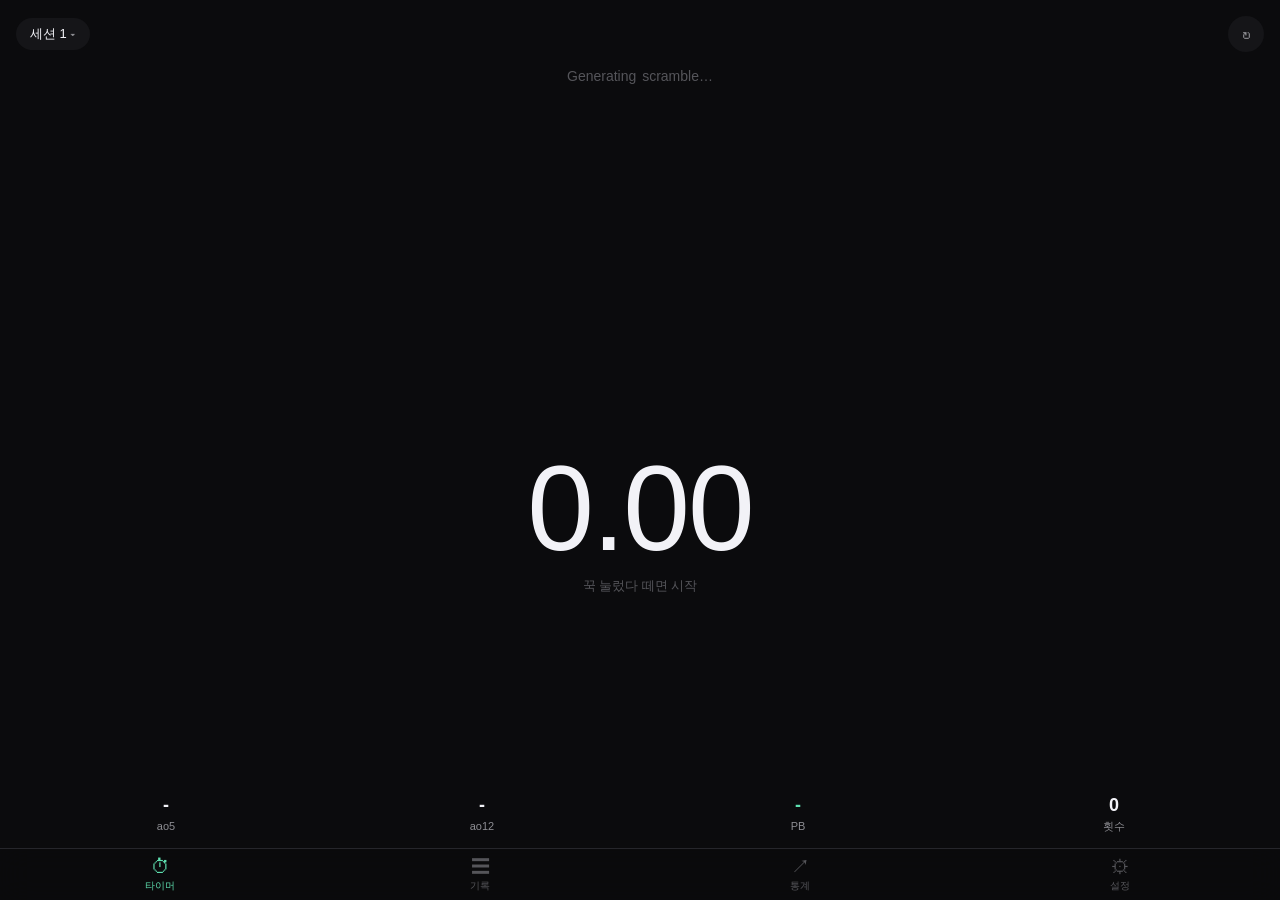
<file: index.html>
<!doctype html>
<html lang="ko">
<head>
  <meta charset="utf-8">
  <meta name="viewport" content="width=device-width, initial-scale=1, maximum-scale=1, user-scalable=no, viewport-fit=cover">
  <title>cubetimer</title>
  <meta name="description" content="3x3 큐브 타이머">
  <meta name="theme-color" content="#0b0b0d">
  <meta name="apple-mobile-web-app-capable" content="yes">
  <meta name="mobile-web-app-capable" content="yes">
  <meta name="apple-mobile-web-app-status-bar-style" content="black">
  <meta name="apple-mobile-web-app-title" content="cubetimer">
  <link rel="manifest" href="manifest.webmanifest">
  <link rel="apple-touch-icon" href="icons/apple-touch-icon.png">
  <link rel="icon" type="image/png" href="icons/icon-192.png">
  <link rel="stylesheet" href="styles.css">
</head>
<body>
  <main id="app">
    <!-- 타이머 -->
    <section class="screen on" id="screen-timer">
      <header class="timer-head fade-when-running">
        <button class="pill" id="sessionBtn" type="button"><span id="sessionName">세션 1</span> <span class="chev">▾</span></button>
        <button class="icon-btn" id="newScrBtn" type="button" aria-label="새 스크램블">↻</button>
      </header>
      <div class="scramble-box fade-when-running" id="scrambleBox">
        <div id="scrambleText" class="scramble-text">Generating scramble…</div>
        <svg id="scrambleNet" class="net" viewBox="0 0 120 90" aria-label="전개도"></svg>
      </div>
      <button class="backup-banner fade-when-running hidden" id="backupBanner" type="button">백업할 때가 됐어요 · <b>백업하기</b></button>

      <div class="timer-zone" id="timerZone">
        <div class="insp-label" id="inspLabel"></div>
        <div class="time" id="timeDisplay">0.00</div>
        <div class="hint" id="hint">꾹 눌렀다 떼면 시작</div>
        <div class="penalty hidden" id="penaltyBar">
          <button type="button" data-pen="0">OK</button>
          <button type="button" data-pen="2">+2</button>
          <button type="button" data-pen="-1">DNF</button>
          <button type="button" data-pen="del" class="danger">삭제</button>
        </div>
      </div>

      <div class="quick-stats fade-when-running" id="quickStats">
        <div><b id="qAo5">-</b><span>ao5</span></div>
        <div><b id="qAo12">-</b><span>ao12</span></div>
        <div><b id="qBest" class="mint">-</b><span>PB</span></div>
        <div><b id="qCount">0</b><span>횟수</span></div>
      </div>
    </section>

    <!-- 기록 -->
    <section class="screen scroll" id="screen-list">
      <h1>기록 <small id="listSub"></small></h1>
      <div id="solveList" class="solve-list"></div>
    </section>

    <!-- 통계 -->
    <section class="screen scroll" id="screen-stats">
      <h1>통계 <small id="statsSub"></small></h1>
      <div class="card chart-card">
        <svg id="chart" viewBox="0 0 320 140" preserveAspectRatio="none"></svg>
        <div class="legend"><span><i class="dot mint-bg"></i>기록</span><span><i class="dot white-bg"></i>ao5</span></div>
      </div>
      <div class="stat-grid" id="statGrid"></div>
    </section>

    <!-- 설정 -->
    <section class="screen scroll" id="screen-settings">
      <h1>설정</h1>

      <div class="group-title">타이머</div>
      <div class="card list">
        <label class="row"><span>WCA 15s Inspection</span><input type="checkbox" class="toggle" data-setting="insp"></label>
        <label class="row"><span>솔빙 중 타이머 숨기기</span><input type="checkbox" class="toggle" data-setting="hideRunning"></label>
      </div>
      <p class="foot">WCA 15s Inspection: 솔빙 전 15초 동안 큐브를 살펴볼 수 있어요. 15초를 넘기면 +2, 17초를 넘기면 DNF예요.</p>

      <div class="group-title">스크램블</div>
      <div class="card list">
        <label class="row"><span>스크램블 보기</span><input type="checkbox" class="toggle" data-setting="showScr"></label>
        <label class="row" id="netRow"><span>전개도 표시</span><input type="checkbox" class="toggle" data-setting="showNet"></label>
      </div>
      <p class="foot">스크램블을 끄면 전개도도 숨겨지고, 기록에 스크램블이 저장되지 않아요.</p>

      <div class="group-title">알림</div>
      <div class="card list">
        <label class="row"><span>소리</span><input type="checkbox" class="toggle" data-setting="sound"></label>
        <label class="row"><span>햅틱</span><input type="checkbox" class="toggle" data-setting="haptic"></label>
      </div>

      <div class="group-title">세션</div>
      <div class="card list">
        <button class="row" type="button" id="manageSessions"><span>세션 관리</span><span class="muted" id="settingsSession">세션 1 ›</span></button>
      </div>

      <div class="group-title">백업</div>
      <div class="card list">
        <button class="row mint" type="button" id="exportBtn"><span>기록 내보내기</span><span>⤴︎</span></button>
        <button class="row mint" type="button" id="importBtn"><span>기록 가져오기</span><span>⤵︎</span></button>
      </div>
      <p class="foot" id="backupInfo">마지막 백업: 없음</p>
      <p class="foot">홈 화면 아이콘을 지우거나 폰을 바꾸면 기록이 사라져요. 가끔 내보내서 파일 앱이나 iCloud Drive에 보관하세요. csTimer 백업 파일도 가져올 수 있어요.</p>

      <div class="group-title">기타</div>
      <div class="card list">
        <button class="row danger" type="button" id="clearSession"><span>이 세션 기록 비우기</span></button>
      </div>
      <p class="foot">cubetimer <span id="version"></span> · 스크램블: cubejs (MIT)</p>
      <input type="file" id="importFile" accept=".json,.txt,application/json,text/plain" hidden>
    </section>
  </main>

  <nav class="tabbar fade-when-running" id="tabbar">
    <button class="tab on" data-screen="timer" type="button"><span class="ti">⏱</span>타이머</button>
    <button class="tab" data-screen="list" type="button"><span class="ti">☰</span>기록</button>
    <button class="tab" data-screen="stats" type="button"><span class="ti">↗</span>통계</button>
    <button class="tab" data-screen="settings" type="button"><span class="ti">⚙︎</span>설정</button>
  </nav>

  <!-- 도는 중: 화면 어디를 눌러도 멈춤 -->
  <div class="stop-layer hidden" id="stopLayer"></div>

  <!-- 바텀 시트 -->
  <div class="sheet-backdrop hidden" id="sheetBackdrop">
    <div class="sheet" id="sheet" role="dialog" aria-modal="true"></div>
  </div>

  <div class="toast hidden" id="toast"></div>

  <!-- iOS 18 진동용 숨은 스위치 -->
  <label id="hapticLabel" class="haptic-hack" aria-hidden="true"><input type="checkbox" switch tabindex="-1"></label>

  <script src="app.js"></script>
</body>
</html>
</file>
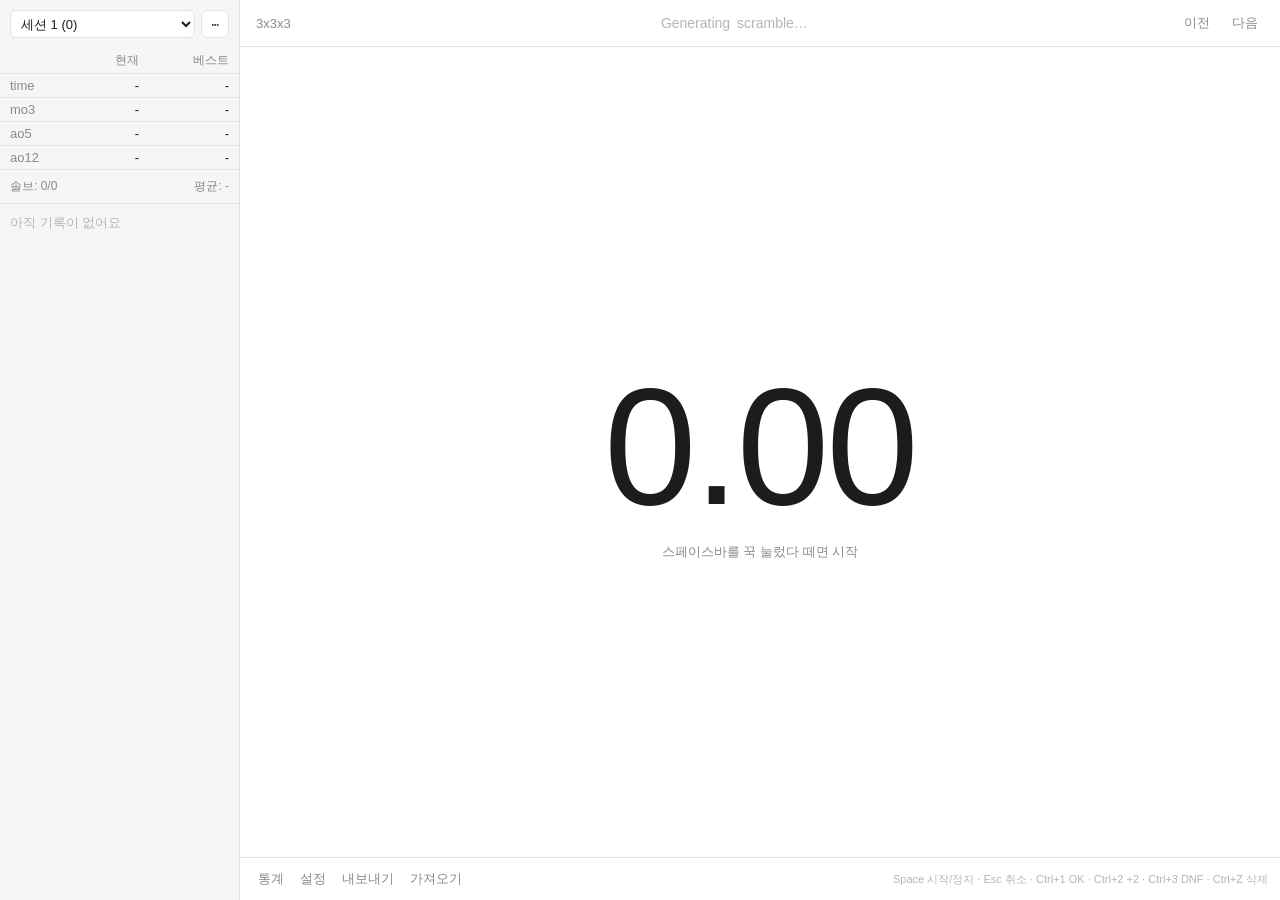
<file: pc/index.html>
<!doctype html>
<html lang="ko">
<head>
  <meta charset="utf-8">
  <meta name="viewport" content="width=device-width, initial-scale=1">
  <title>cubetimer</title>
  <meta name="description" content="3x3 큐브 타이머 (컴퓨터용)">
  <link rel="icon" type="image/png" href="../icons/icon-192.png">
  <link rel="manifest" href="../manifest.webmanifest">
  <link rel="stylesheet" href="style.css">
</head>
<body>
  <div id="layout">
    <aside id="side">
      <div class="side-head">
        <select id="sessionSelect" aria-label="세션"></select>
        <button id="sessionMenuBtn" class="mini" type="button" title="세션 관리">⋯</button>
      </div>
      <table class="stats" id="statsTable">
        <thead><tr><th></th><th>현재</th><th>베스트</th></tr></thead>
        <tbody>
          <tr><td>time</td><td id="cur1">-</td><td id="best1">-</td></tr>
          <tr><td>mo3</td><td id="cur3">-</td><td id="best3">-</td></tr>
          <tr><td>ao5</td><td id="cur5">-</td><td id="best5">-</td></tr>
          <tr><td>ao12</td><td id="cur12">-</td><td id="best12">-</td></tr>
        </tbody>
      </table>
      <div class="side-sum"><span id="countText">솔브: 0/0</span><span id="meanText">평균: -</span></div>
      <div id="solveList" class="solve-list"></div>
    </aside>

    <main id="main">
      <header id="top">
        <span class="puzzle">3x3x3</span>
        <div id="scramble" class="scramble" title="클릭하면 복사">Generating scramble…</div>
        <button class="link" id="prevScr" type="button">이전</button>
        <button class="link" id="nextScr" type="button">다음</button>
      </header>

      <section id="timerZone">
        <div id="inspLabel" class="insp-label"></div>
        <div id="time" class="time">0.00</div>
        <input id="timeInput" class="time-input hidden" type="text" inputmode="decimal" autocomplete="off" spellcheck="false" placeholder="12.34">
        <div id="sub" class="sub">스페이스바를 꾹 눌렀다 떼면 시작</div>
      </section>

      <footer id="bottom">
        <button class="link" id="statsBtn" type="button">통계</button>
        <button class="link" id="settingsBtn" type="button">설정</button>
        <button class="link" id="exportBtn" type="button">내보내기</button>
        <button class="link" id="importBtn" type="button">가져오기</button>
        <span class="spacer"></span>
        <span class="keys">Space 시작/정지 · Esc 취소 · Ctrl+1 OK · Ctrl+2 +2 · Ctrl+3 DNF · Ctrl+Z 삭제</span>
      </footer>
    </main>
  </div>

  <div id="modalBack" class="modal-back hidden"><div id="modal" class="modal" role="dialog" aria-modal="true"></div></div>
  <div id="toast" class="toast hidden"></div>
  <input type="file" id="importFile" accept=".json,.txt,application/json,text/plain" hidden>

  <script src="app.js"></script>
</body>
</html>
</file>
<file: styles.css>
:root {
  --bg: #0b0b0d;
  --surface: #151518;
  --surface-2: #1d1d21;
  --line: #26262b;
  --text: #f2f2f7;
  --muted: #8e8e93;
  --faint: #55555a;
  --mint: #5ee0b0;
  --red: #ff6961;
  --orange: #ffb340;
  --mono: ui-monospace, "SF Mono", Menlo, monospace;
  --safe-top: env(safe-area-inset-top, 0px);
  --safe-bottom: env(safe-area-inset-bottom, 0px);
  --tab-h: 52px;
  --app-h: 100dvh;
  color-scheme: dark;
}

* { box-sizing: border-box; -webkit-tap-highlight-color: transparent; }

html, body {
  margin: 0;
  height: 100%;
  background: var(--bg);
  color: var(--text);
  font-family: -apple-system, BlinkMacSystemFont, "Apple SD Gothic Neo", "Segoe UI", sans-serif;
  overscroll-behavior: none;
  -webkit-user-select: none;
  user-select: none;
  -webkit-touch-callout: none;
}

button { font: inherit; color: inherit; background: none; border: 0; padding: 0; cursor: pointer; }
.hidden { display: none !important; }
.mint { color: var(--mint); }
.muted { color: var(--muted); }
.danger { color: var(--red) !important; }

/* 아이폰 홈 화면 앱에서 화면 높이가 상태바만큼 짧게 잡히는 문제 → JS가 --app-h를 실제 화면 높이로 맞춤 */
html, body { overflow: hidden; }
#app { position: fixed; top: 0; left: 0; right: 0; height: var(--app-h); }

.screen {
  position: absolute;
  inset: 0;
  overflow-x: hidden;
  padding: calc(var(--safe-top) + 10px) 0 calc(var(--tab-h) + var(--safe-bottom));
  display: none;
  flex-direction: column;
}
.screen.on { display: flex; }
.screen.scroll { overflow-x: hidden; overflow-y: auto; -webkit-overflow-scrolling: touch; display: none; }
.screen.scroll.on { display: block; }

h1 { font-size: 28px; font-weight: 700; margin: 14px 18px 12px; letter-spacing: -0.5px; }
h1 small { font-size: 13px; font-weight: 400; color: var(--muted); margin-left: 6px; letter-spacing: 0; }

/* ---------- 타이머 ---------- */
.timer-head { display: flex; justify-content: space-between; align-items: center; padding: 6px 16px 0; }
.pill { background: var(--surface); border-radius: 999px; padding: 7px 14px; font-size: 13px; }
.pill .chev { color: var(--muted); font-size: 11px; }
.icon-btn { width: 36px; height: 36px; border-radius: 50%; background: var(--surface); font-size: 18px; color: var(--muted); }

.scramble-box { padding: 14px 18px 0; text-align: center; }
.scramble-text { font-family: var(--mono); font-size: 17px; line-height: 1.55; word-spacing: 2px; min-height: 52px; }
.scramble-text.loading { color: var(--faint); font-family: inherit; font-size: 14px; }
.net { display: block; margin: 12px auto 0; width: 128px; height: 96px; }

.backup-banner {
  margin: 10px auto 0; display: block; font-size: 12px; color: var(--orange);
  background: rgba(255, 179, 64, .1); border-radius: 999px; padding: 6px 12px;
}

.timer-zone {
  flex: 1; display: flex; flex-direction: column; align-items: center; justify-content: center;
  touch-action: none; min-height: 160px;
}
.insp-label { font-size: 13px; color: var(--orange); height: 18px; }
.time {
  font-family: -apple-system, BlinkMacSystemFont, "SF Pro Display", sans-serif; font-weight: 200;
  font-size: clamp(72px, 24vw, 130px);
  letter-spacing: -2px; font-variant-numeric: tabular-nums; line-height: 1.05;
  transition: color .08s;
}
.time.holding { color: var(--red); }
.time.ready { color: var(--mint); }
.time.inspecting { color: var(--orange); }
.time.inspecting.late { color: var(--red); }
.time.pb { color: var(--mint); }
.hint { font-size: 13px; color: var(--faint); margin-top: 6px; min-height: 18px; }
.hint.pb { color: var(--mint); font-weight: 600; }

.penalty { display: flex; gap: 8px; margin-top: 14px; }
.penalty button { background: var(--surface); border-radius: 10px; padding: 8px 14px; font-size: 13px; }
.penalty button.on { background: var(--surface-2); outline: 1px solid var(--muted); }

.quick-stats { display: flex; padding: 0 8px 14px; }
.quick-stats div { flex: 1; text-align: center; }
.quick-stats b { display: block; font-weight: 600; font-size: 18px; font-variant-numeric: tabular-nums; }
.quick-stats span { font-size: 11px; color: var(--muted); }

body.running .fade-when-running { opacity: 0; pointer-events: none; }
.fade-when-running { transition: opacity .18s; }

.stop-layer { position: fixed; top: 0; left: 0; right: 0; height: var(--app-h); z-index: 50; touch-action: none; }

/* ---------- 탭바 ---------- */
.tabbar {
  position: fixed; left: 0; right: 0; top: calc(var(--app-h) - var(--tab-h) - var(--safe-bottom)); z-index: 10;
  display: flex; background: rgba(11, 11, 13, .92); backdrop-filter: blur(16px); -webkit-backdrop-filter: blur(16px);
  border-top: .5px solid var(--line); padding-bottom: var(--safe-bottom); height: calc(var(--tab-h) + var(--safe-bottom));
}
.tab { flex: 1; display: flex; flex-direction: column; align-items: center; justify-content: center; gap: 3px; font-size: 10px; color: var(--faint); }
.tab .ti { font-size: 19px; line-height: 1; }
.tab.on { color: var(--mint); }

/* ---------- 기록 ---------- */
.solve-list { margin: 0 14px 20px; background: var(--surface); border-radius: 14px; overflow: hidden; }
.solve-row { display: flex; align-items: center; width: 100%; padding: 12px 14px; border-bottom: .5px solid var(--line); text-align: left; gap: 10px; }
.solve-row:last-child { border-bottom: 0; }
.solve-row .idx { width: 34px; color: var(--faint); font-family: var(--mono); font-size: 12px; }
.solve-row .t { flex: 1; font-size: 17px; font-weight: 500; font-variant-numeric: tabular-nums; }
.solve-row .d { color: var(--muted); font-size: 11px; }
.empty { color: var(--faint); font-size: 14px; padding: 18px; text-align: center; }

/* ---------- 통계 ---------- */
.card { background: var(--surface); border-radius: 14px; margin: 0 14px 10px; }
.chart-card { padding: 12px 12px 8px; }
#chart { width: 100%; height: 150px; display: block; }
.legend { display: flex; gap: 14px; font-size: 11px; color: var(--muted); padding: 6px 4px 0; }
.dot { display: inline-block; width: 8px; height: 8px; border-radius: 50%; margin-right: 5px; vertical-align: 0; }
.mint-bg { background: var(--mint); } .white-bg { background: #d1d1d6; }
.stat-grid { display: grid; grid-template-columns: 1fr 1fr; gap: 10px; margin: 0 14px 24px; }
.stat-grid div { background: var(--surface); border-radius: 14px; padding: 12px 14px; }
.stat-grid span { display: block; font-size: 11px; color: var(--muted); margin-bottom: 3px; }
.stat-grid b { font-weight: 600; font-size: 21px; font-variant-numeric: tabular-nums; }

/* ---------- 설정 ---------- */
.group-title { font-size: 12px; color: var(--muted); margin: 18px 30px 6px; }
.list .row {
  display: flex; gap: 12px; justify-content: space-between; align-items: center; width: 100%;
  padding: 12px 14px; font-size: 15px; border-bottom: .5px solid var(--line); text-align: left; min-height: 48px;
}
.list .row:last-child { border-bottom: 0; }
.list .row.disabled { opacity: .4; pointer-events: none; }
.foot { font-size: 12px; color: var(--faint); margin: 6px 30px 0; line-height: 1.5; }

.toggle {
  -webkit-appearance: none; appearance: none; width: 50px; height: 30px; border-radius: 15px; margin: 0;
  background: #39393d; position: relative; transition: background .2s; flex: none; cursor: pointer;
}
.toggle::after {
  content: ""; position: absolute; top: 2px; left: 2px; width: 26px; height: 26px; border-radius: 50%;
  background: #fff; transition: transform .2s; box-shadow: 0 2px 4px rgba(0,0,0,.3);
}
.toggle:checked { background: var(--mint); }
.toggle:checked::after { transform: translateX(20px); }

/* ---------- 시트 ---------- */
.sheet-backdrop { position: fixed; top: 0; left: 0; right: 0; height: var(--app-h); z-index: 60; background: rgba(0,0,0,.5); display: flex; align-items: flex-end; }
.sheet {
  width: 100%; max-height: 85vh; overflow-y: auto; background: #1a1a1e; border-radius: 20px 20px 0 0;
  padding: 10px 18px calc(18px + var(--safe-bottom)); animation: up .22s ease-out;
}
@keyframes up { from { transform: translateY(40px); opacity: .4; } to { transform: none; opacity: 1; } }
.sheet .grab { width: 38px; height: 5px; border-radius: 3px; background: #48484a; margin: 0 auto 12px; }
.sheet h2 { font-size: 17px; margin: 0 0 12px; text-align: center; font-weight: 600; }
.sheet .big { font-size: 48px; text-align: center; font-weight: 200; font-variant-numeric: tabular-nums; }
.sheet .sub { text-align: center; color: var(--muted); font-size: 13px; margin: 4px 0 12px; }
.sheet .scr { font-family: var(--mono); font-size: 14px; line-height: 1.55; text-align: center; background: var(--surface); border-radius: 12px; padding: 12px; }
.sheet .btns { display: flex; gap: 8px; margin-top: 14px; }
.sheet .btns button { flex: 1; background: var(--surface-2); border-radius: 12px; padding: 12px 0; font-size: 14px; }
.sheet .btns button.on { outline: 1.5px solid var(--mint); color: var(--mint); }
.sheet .item { display: flex; justify-content: space-between; align-items: center; width: 100%; padding: 13px 4px; border-bottom: .5px solid var(--line); font-size: 15px; text-align: left; }
.sheet .item .count { color: var(--muted); font-size: 13px; }
.sheet .item.current { color: var(--mint); }
.sheet .wide { width: 100%; background: var(--surface-2); border-radius: 12px; padding: 13px 0; margin-top: 12px; font-size: 15px; }

/* ---------- 토스트 ---------- */
.toast {
  position: fixed; left: 50%; top: calc(var(--app-h) - var(--tab-h) - var(--safe-bottom) - 52px); transform: translateX(-50%);
  background: #2c2c30; color: var(--text); font-size: 13px; padding: 9px 16px; border-radius: 999px; z-index: 70;
  white-space: nowrap;
}

.haptic-hack { position: fixed; left: -100px; top: -100px; opacity: 0; pointer-events: none; }

@media (min-width: 700px) {
  .time { font-size: 120px; }
  .scramble-text { font-size: 20px; }
}

/* 솔빙 중 타이머 숨기기: 숫자 대신 점 3개 */
.solving-dots { display: inline-flex; gap: 18px; align-items: center; height: 1em; }
.solving-dots i {
  width: 16px; height: 16px; border-radius: 50%; background: var(--text);
  animation: solving 1.2s ease-in-out infinite;
}
.solving-dots i:nth-child(2) { animation-delay: .2s; }
.solving-dots i:nth-child(3) { animation-delay: .4s; }
@keyframes solving { 0%, 80%, 100% { opacity: .2; transform: scale(.8); } 40% { opacity: 1; transform: scale(1); } }
</file>
<file: pc/style.css>
:root {
  --bg: #ffffff;
  --side: #f6f6f7;
  --line: #e3e3e6;
  --text: #1c1c1e;
  --muted: #8a8a8e;
  --faint: #b5b5b9;
  --hover: #ececee;
  --red: #e5484d;
  --green: #2f9e6b;
  --orange: #e8890c;
  --mono: ui-monospace, "SF Mono", Menlo, Consolas, monospace;
  color-scheme: light;
}
:root[data-theme="dark"] {
  --bg: #161618;
  --side: #1d1d20;
  --line: #2c2c30;
  --text: #ececee;
  --muted: #8e8e93;
  --faint: #55555a;
  --hover: #26262a;
  --red: #ff6961;
  --green: #5ee0b0;
  --orange: #ffb340;
  color-scheme: dark;
}
@media (prefers-color-scheme: dark) {
  :root:not([data-theme="light"]) {
    --bg: #161618; --side: #1d1d20; --line: #2c2c30; --text: #ececee; --muted: #8e8e93;
    --faint: #55555a; --hover: #26262a; --red: #ff6961; --green: #5ee0b0; --orange: #ffb340;
    color-scheme: dark;
  }
}

* { box-sizing: border-box; }
html, body { margin: 0; height: 100%; background: var(--bg); color: var(--text); }
body { font-family: -apple-system, BlinkMacSystemFont, "Segoe UI", "Apple SD Gothic Neo", "Malgun Gothic", sans-serif; font-size: 13px; }
button, select, input { font: inherit; color: inherit; }
button { background: none; border: 0; padding: 0; cursor: pointer; }
.hidden { display: none !important; }

#layout { display: grid; grid-template-columns: 240px 1fr; height: 100vh; }

/* ---------- 사이드바 ---------- */
#side { background: var(--side); border-right: 1px solid var(--line); display: flex; flex-direction: column; min-height: 0; user-select: none; }
.side-head { display: flex; gap: 6px; padding: 10px; }
.side-head select { flex: 1; min-width: 0; height: 28px; border: 1px solid var(--line); border-radius: 6px; background: var(--bg); padding: 0 6px; }
.mini { width: 28px; height: 28px; border: 1px solid var(--line); border-radius: 6px; background: var(--bg); }
.stats { width: 100%; border-collapse: collapse; font-variant-numeric: tabular-nums; }
.stats th, .stats td { padding: 4px 10px; text-align: right; border-bottom: 1px solid var(--line); }
.stats th { font-weight: 400; color: var(--muted); font-size: 12px; }
.stats td:first-child { text-align: left; color: var(--muted); }
.stats td.click { cursor: pointer; }
.stats td.click:hover { background: var(--hover); }
.side-sum { display: flex; justify-content: space-between; padding: 8px 10px; color: var(--muted); font-size: 12px; border-bottom: 1px solid var(--line); }
.solve-list { flex: 1; overflow-y: auto; min-height: 0; font-variant-numeric: tabular-nums; }
.solve-row { display: flex; width: 100%; padding: 4px 10px; text-align: left; }
.solve-row:hover { background: var(--hover); }
.solve-row .i { width: 42px; color: var(--faint); }
.solve-row .t { flex: 1; }
.solve-row .c { color: var(--faint); }
.solve-row.best .t { color: var(--green); }

/* ---------- 본문 ---------- */
#main { display: flex; flex-direction: column; min-width: 0; }
#top { display: flex; align-items: center; gap: 10px; padding: 10px 16px; border-bottom: 1px solid var(--line); }
.puzzle { color: var(--muted); }
.scramble { flex: 1; text-align: center; font-family: var(--mono); font-size: 20px; line-height: 1.5; cursor: pointer; word-spacing: 3px; }
.scramble.loading { color: var(--faint); font-family: inherit; font-size: 14px; }
.link { color: var(--muted); padding: 4px 6px; border-radius: 6px; }
.link:hover { color: var(--text); background: var(--hover); }

#timerZone { flex: 1; display: flex; flex-direction: column; align-items: center; justify-content: center; user-select: none; cursor: default; }
.insp-label { height: 20px; color: var(--orange); font-size: 15px; }
.time { font-size: clamp(80px, 13vw, 180px); font-weight: 300; font-variant-numeric: tabular-nums; letter-spacing: -3px; line-height: 1; }
.time.holding { color: var(--red); }
.time.ready { color: var(--green); }
.time.inspecting { color: var(--orange); }
.time.pb { color: var(--green); }
.sub { margin-top: 14px; color: var(--muted); min-height: 18px; }
.sub.pb { color: var(--green); font-weight: 600; }
.time-input {
  font-size: clamp(60px, 9vw, 120px); font-weight: 300; text-align: center; width: min(560px, 80%);
  border: 0; border-bottom: 2px solid var(--line); background: transparent; outline: none; font-variant-numeric: tabular-nums;
}
.time-input:focus { border-color: var(--muted); }

#bottom { display: flex; align-items: center; gap: 4px; padding: 8px 12px; border-top: 1px solid var(--line); }
.spacer { flex: 1; }
.keys { color: var(--faint); font-size: 11px; }

/* 도는 중: 시간 말고 다 흐리게 */
body.running #side, body.running #top, body.running #bottom { opacity: .06; pointer-events: none; }
#side, #top, #bottom { transition: opacity .15s; }

.solving-dots { display: inline-flex; gap: 22px; align-items: center; height: 1em; }
.solving-dots i { width: 20px; height: 20px; border-radius: 50%; background: var(--text); animation: solving 1.2s ease-in-out infinite; }
.solving-dots i:nth-child(2) { animation-delay: .2s; }
.solving-dots i:nth-child(3) { animation-delay: .4s; }
@keyframes solving { 0%, 80%, 100% { opacity: .2; transform: scale(.8); } 40% { opacity: 1; transform: scale(1); } }

/* ---------- 창 ---------- */
.modal-back { position: fixed; inset: 0; background: rgba(0,0,0,.35); display: flex; align-items: center; justify-content: center; z-index: 50; }
.modal { background: var(--bg); border: 1px solid var(--line); border-radius: 10px; width: min(520px, 92vw); max-height: 86vh; overflow-y: auto; padding: 18px 20px; }
.modal.wide { width: min(760px, 94vw); }
.modal h2 { font-size: 16px; margin: 0 0 14px; }
.modal .big { font-size: 40px; font-weight: 300; font-variant-numeric: tabular-nums; }
.modal .meta { color: var(--muted); margin: 2px 0 12px; }
.modal .scr { font-family: var(--mono); font-size: 14px; padding: 10px; border: 1px solid var(--line); border-radius: 6px; margin-bottom: 12px; }
.modal .row { display: flex; align-items: center; justify-content: space-between; padding: 8px 0; border-bottom: 1px solid var(--line); gap: 12px; }
.modal .row:last-child { border-bottom: 0; }
.modal .row select, .modal input[type="text"] { border: 1px solid var(--line); border-radius: 6px; background: var(--bg); padding: 5px 8px; }
.modal .actions { display: flex; gap: 6px; margin-top: 14px; flex-wrap: wrap; }
.btn { border: 1px solid var(--line); border-radius: 6px; padding: 6px 12px; background: var(--bg); }
.btn:hover { background: var(--hover); }
.btn.on { border-color: var(--text); }
.btn.danger { color: var(--red); }
.btn.right { margin-left: auto; }
.grid { display: grid; grid-template-columns: repeat(4, 1fr); gap: 8px; margin-bottom: 14px; font-variant-numeric: tabular-nums; }
.grid div { border: 1px solid var(--line); border-radius: 6px; padding: 8px 10px; }
.grid span { display: block; color: var(--muted); font-size: 11px; }
.grid b { font-weight: 500; font-size: 16px; }
.chart { width: 100%; height: 180px; border: 1px solid var(--line); border-radius: 6px; }
.hint { color: var(--muted); font-size: 12px; margin: 6px 0 0; line-height: 1.5; }

.toast { position: fixed; bottom: 54px; left: 50%; transform: translateX(-50%); background: var(--text); color: var(--bg); padding: 7px 14px; border-radius: 6px; z-index: 60; }

@media (max-width: 760px) {
  #layout { grid-template-columns: 1fr; grid-template-rows: auto 1fr; }
  #side { max-height: 40vh; border-right: 0; border-bottom: 1px solid var(--line); }
  .keys { display: none; }
}
</file>
